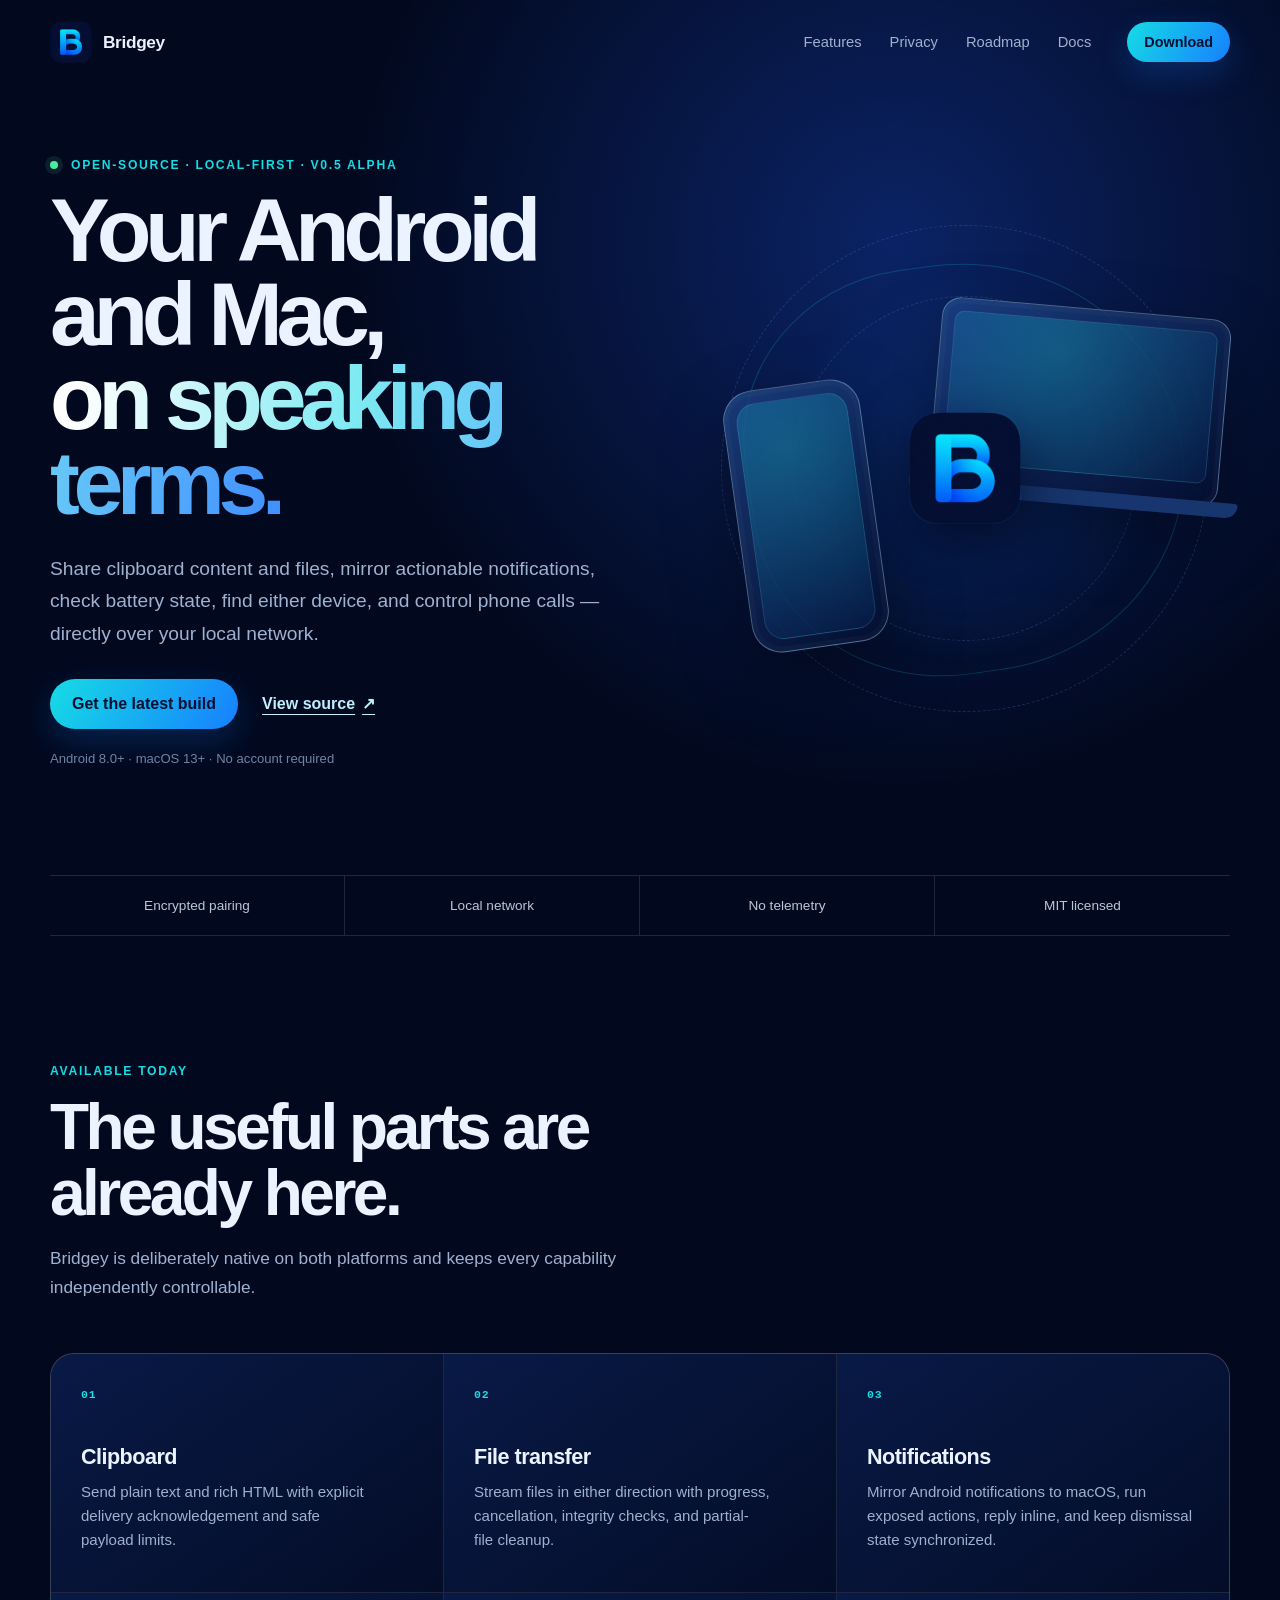
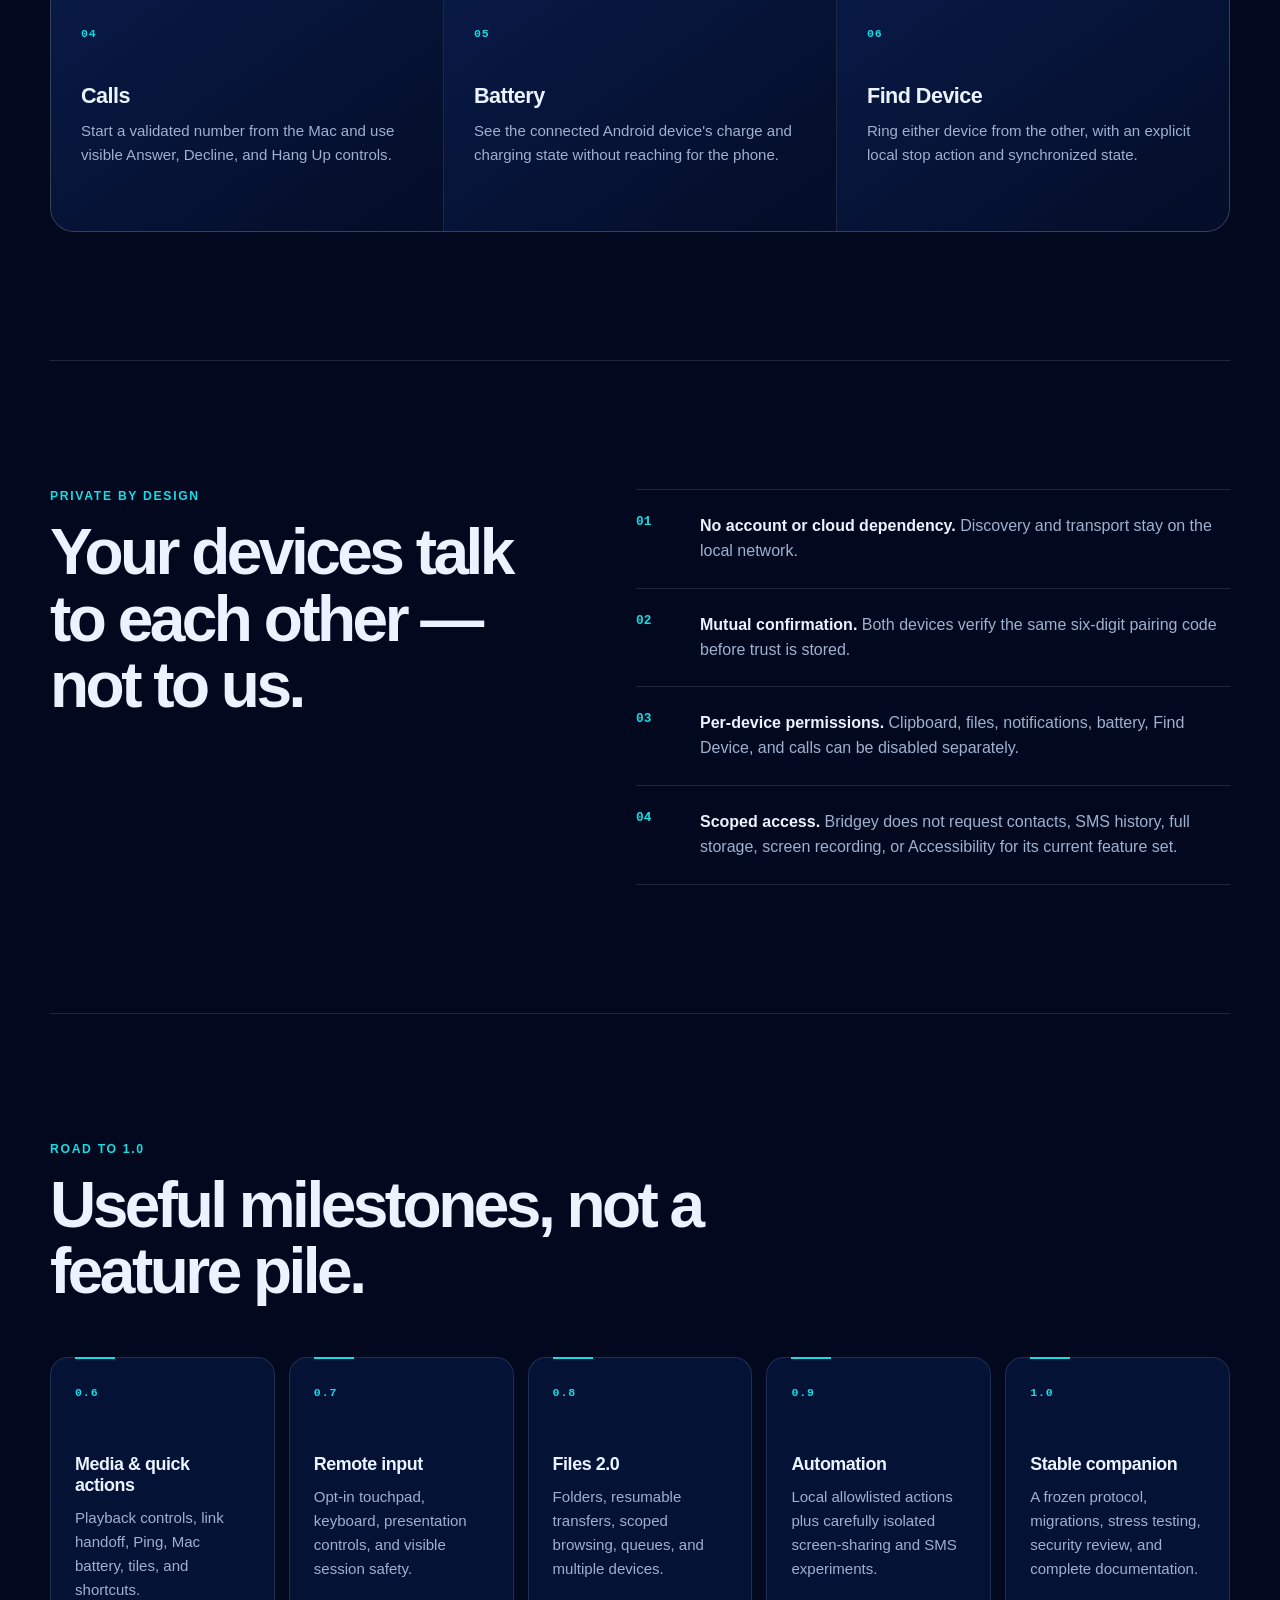
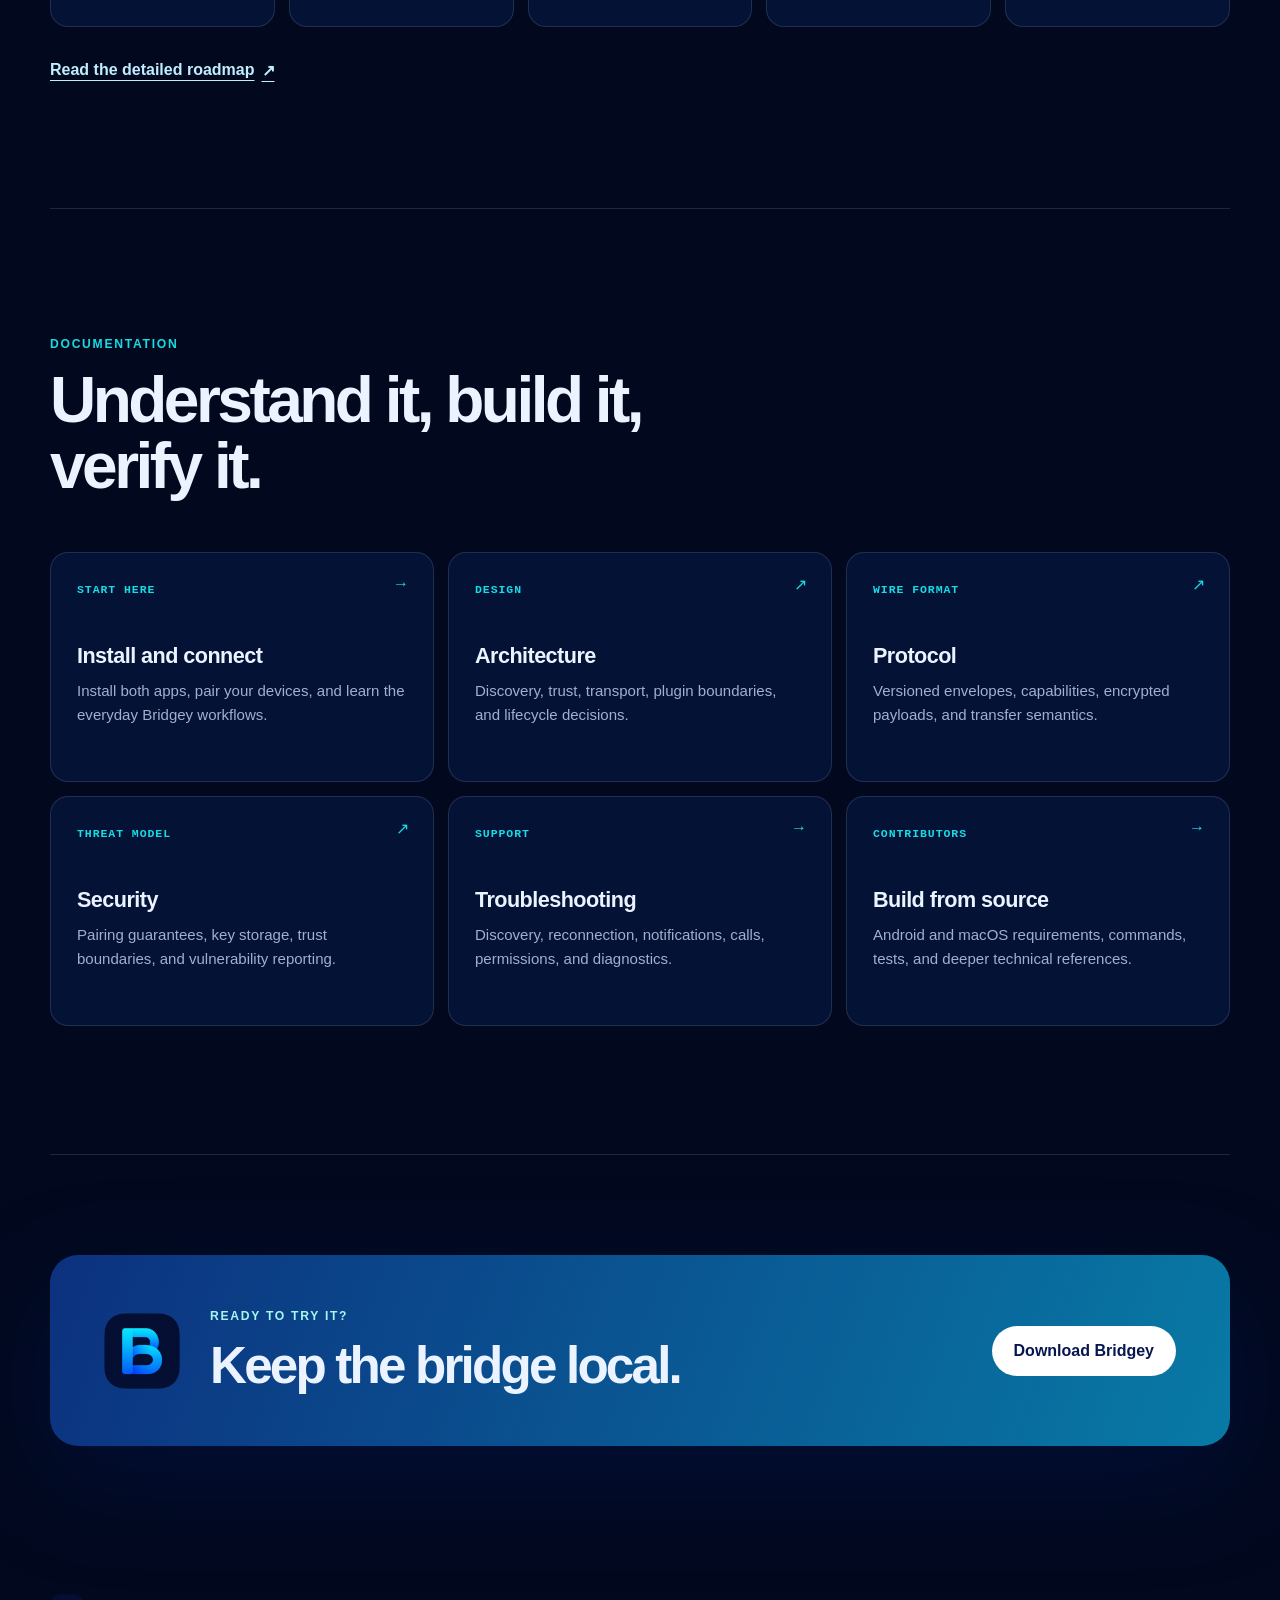
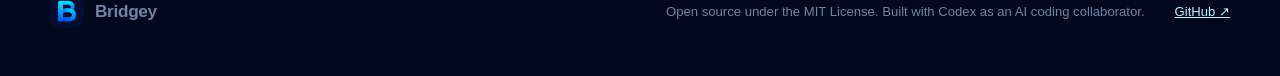
<file: website/index.html>
<!doctype html>
<html lang="en">
<head>
  <meta charset="utf-8">
  <meta name="viewport" content="width=device-width, initial-scale=1">
  <meta name="description" content="Bridgey is an open-source, local-first bridge between Android and macOS.">
  <meta name="robots" content="index,follow,max-image-preview:large,max-snippet:-1">
  <meta name="theme-color" content="#06164f">
  <title>Bridgey — Android and Mac, connected privately</title>
  <link rel="canonical" href="https://bridgey.ai/">
  <link rel="icon" href="assets/bridgey-icon.png">
  <link rel="stylesheet" href="styles.css">
  <meta property="og:type" content="website">
  <meta property="og:site_name" content="Bridgey">
  <meta property="og:title" content="Bridgey — Android and Mac, connected privately">
  <meta property="og:description" content="Open-source local-first clipboard, file, notification, battery, Find Device, and call integration for Android and macOS.">
  <meta property="og:url" content="https://bridgey.ai/">
  <meta property="og:image" content="https://bridgey.ai/assets/bridgey-icon.png">
  <meta property="og:image:alt" content="Bridgey app icon">
  <meta name="twitter:card" content="summary">
  <meta name="twitter:title" content="Bridgey — Android and Mac, connected privately">
  <meta name="twitter:description" content="An open-source, local-first bridge between Android and macOS.">
  <meta name="twitter:image" content="https://bridgey.ai/assets/bridgey-icon.png">
  <script type="application/ld+json">
  {
    "@context": "https://schema.org",
    "@graph": [
      {
        "@type": "SoftwareApplication",
        "@id": "https://bridgey.ai/#application",
        "name": "Bridgey",
        "url": "https://bridgey.ai/",
        "description": "An open-source, local-first bridge between Android and macOS.",
        "applicationCategory": "UtilitiesApplication",
        "operatingSystem": "Android 8.0 or later; macOS 13 or later",
        "downloadUrl": "https://github.com/singeol/bridgey/releases/latest",
        "softwareVersion": "0.5 alpha",
        "license": "https://github.com/singeol/bridgey/blob/main/LICENSE",
        "isAccessibleForFree": true,
        "image": "https://bridgey.ai/assets/bridgey-icon.png",
        "codeRepository": "https://github.com/singeol/bridgey"
      },
      {
        "@type": "SoftwareSourceCode",
        "@id": "https://bridgey.ai/#source",
        "name": "Bridgey source code",
        "codeRepository": "https://github.com/singeol/bridgey",
        "license": "https://github.com/singeol/bridgey/blob/main/LICENSE",
        "programmingLanguage": ["Kotlin", "Swift"],
        "runtimePlatform": ["Android", "macOS"]
      }
    ]
  }
  </script>
</head>
<body>
  <a class="skip-link" href="#main">Skip to content</a>
  <header class="site-header">
    <a class="brand" href="#top" aria-label="Bridgey home">
      <img src="assets/bridgey-icon.png" alt="" width="42" height="42">
      <span>Bridgey</span>
    </a>
    <nav aria-label="Main navigation">
      <a href="#features">Features</a>
      <a href="#privacy">Privacy</a>
      <a href="#roadmap">Roadmap</a>
      <a href="docs/">Docs</a>
    </nav>
    <a class="button button-small" href="https://github.com/singeol/bridgey/releases/latest">Download</a>
  </header>

  <main id="main">
    <section class="hero" id="top">
      <div class="hero-copy">
        <p class="eyebrow"><span class="status-dot"></span> Open-source · local-first · v0.5 alpha</p>
        <h1>Your Android and Mac,<br><span>on speaking terms.</span></h1>
        <p class="hero-lead">Share clipboard content and files, mirror actionable notifications,
          check battery state, find either device, and control phone calls — directly over your local network.</p>
        <div class="hero-actions">
          <a class="button" href="https://github.com/singeol/bridgey/releases/latest">Get the latest build</a>
          <a class="text-link" href="https://github.com/singeol/bridgey">View source <span aria-hidden="true">↗</span></a>
        </div>
        <p class="platform-note">Android 8.0+ · macOS 13+ · No account required</p>
      </div>
      <div class="hero-art" aria-label="A phone and Mac connected securely through Bridgey">
        <div class="orbit orbit-one"></div>
        <div class="orbit orbit-two"></div>
        <div class="device phone"><span></span></div>
        <div class="connection"><i></i><i></i><i></i></div>
        <div class="device mac"><span></span></div>
        <img src="assets/bridgey-icon.png" alt="Bridgey icon" width="112" height="112">
      </div>
    </section>

    <section class="trust-strip" aria-label="Core properties">
      <span>Encrypted pairing</span><span>Local network</span><span>No telemetry</span><span>MIT licensed</span>
    </section>

    <section class="section" id="features">
      <div class="section-heading">
        <p class="eyebrow">Available today</p>
        <h2>The useful parts are already here.</h2>
        <p>Bridgey is deliberately native on both platforms and keeps every capability independently controllable.</p>
      </div>
      <div class="feature-grid">
        <article><span class="feature-number">01</span><h3>Clipboard</h3><p>Send plain text and rich HTML with explicit delivery acknowledgement and safe payload limits.</p></article>
        <article><span class="feature-number">02</span><h3>File transfer</h3><p>Stream files in either direction with progress, cancellation, integrity checks, and partial-file cleanup.</p></article>
        <article><span class="feature-number">03</span><h3>Notifications</h3><p>Mirror Android notifications to macOS, run exposed actions, reply inline, and keep dismissal state synchronized.</p></article>
        <article><span class="feature-number">04</span><h3>Calls</h3><p>Start a validated number from the Mac and use visible Answer, Decline, and Hang Up controls.</p></article>
        <article><span class="feature-number">05</span><h3>Battery</h3><p>See the connected Android device's charge and charging state without reaching for the phone.</p></article>
        <article><span class="feature-number">06</span><h3>Find Device</h3><p>Ring either device from the other, with an explicit local stop action and synchronized state.</p></article>
      </div>
    </section>

    <section class="section split" id="privacy">
      <div>
        <p class="eyebrow">Private by design</p>
        <h2>Your devices talk to each other — not to us.</h2>
      </div>
      <div class="privacy-list">
        <div><strong>01</strong><p><b>No account or cloud dependency.</b> Discovery and transport stay on the local network.</p></div>
        <div><strong>02</strong><p><b>Mutual confirmation.</b> Both devices verify the same six-digit pairing code before trust is stored.</p></div>
        <div><strong>03</strong><p><b>Per-device permissions.</b> Clipboard, files, notifications, battery, Find Device, and calls can be disabled separately.</p></div>
        <div><strong>04</strong><p><b>Scoped access.</b> Bridgey does not request contacts, SMS history, full storage, screen recording, or Accessibility for its current feature set.</p></div>
      </div>
    </section>

    <section class="section" id="roadmap">
      <div class="section-heading">
        <p class="eyebrow">Road to 1.0</p>
        <h2>Useful milestones, not a feature pile.</h2>
      </div>
      <div class="roadmap-grid">
        <article><span>0.6</span><h3>Media & quick actions</h3><p>Playback controls, link handoff, Ping, Mac battery, tiles, and shortcuts.</p></article>
        <article><span>0.7</span><h3>Remote input</h3><p>Opt-in touchpad, keyboard, presentation controls, and visible session safety.</p></article>
        <article><span>0.8</span><h3>Files 2.0</h3><p>Folders, resumable transfers, scoped browsing, queues, and multiple devices.</p></article>
        <article><span>0.9</span><h3>Automation</h3><p>Local allowlisted actions plus carefully isolated screen-sharing and SMS experiments.</p></article>
        <article><span>1.0</span><h3>Stable companion</h3><p>A frozen protocol, migrations, stress testing, security review, and complete documentation.</p></article>
      </div>
      <a class="text-link" href="https://github.com/singeol/bridgey#roadmap">Read the detailed roadmap <span aria-hidden="true">↗</span></a>
    </section>

    <section class="section" id="docs">
      <div class="section-heading">
        <p class="eyebrow">Documentation</p>
        <h2>Understand it, build it, verify it.</h2>
      </div>
      <div class="docs-grid">
        <a href="docs/"><span>Start here</span><h3>Install and connect</h3><p>Install both apps, pair your devices, and learn the everyday Bridgey workflows.</p><i>→</i></a>
        <a href="https://github.com/singeol/bridgey/blob/main/docs/architecture.md"><span>Design</span><h3>Architecture</h3><p>Discovery, trust, transport, plugin boundaries, and lifecycle decisions.</p><i>↗</i></a>
        <a href="https://github.com/singeol/bridgey/blob/main/docs/protocol.md"><span>Wire format</span><h3>Protocol</h3><p>Versioned envelopes, capabilities, encrypted payloads, and transfer semantics.</p><i>↗</i></a>
        <a href="https://github.com/singeol/bridgey/blob/main/SECURITY.md"><span>Threat model</span><h3>Security</h3><p>Pairing guarantees, key storage, trust boundaries, and vulnerability reporting.</p><i>↗</i></a>
        <a href="docs/#troubleshooting"><span>Support</span><h3>Troubleshooting</h3><p>Discovery, reconnection, notifications, calls, permissions, and diagnostics.</p><i>→</i></a>
        <a href="docs/#build"><span>Contributors</span><h3>Build from source</h3><p>Android and macOS requirements, commands, tests, and deeper technical references.</p><i>→</i></a>
      </div>
    </section>

    <section class="cta">
      <img src="assets/bridgey-icon.png" alt="" width="76" height="76">
      <div><p class="eyebrow">Ready to try it?</p><h2>Keep the bridge local.</h2></div>
      <a class="button button-light" href="https://github.com/singeol/bridgey/releases/latest">Download Bridgey</a>
    </section>
  </main>

  <footer>
    <div class="brand"><img src="assets/bridgey-icon.png" alt="" width="34" height="34"><span>Bridgey</span></div>
    <p>Open source under the MIT License. Built with Codex as an AI coding collaborator.</p>
    <a href="https://github.com/singeol/bridgey">GitHub ↗</a>
  </footer>
</body>
</html>
</file>
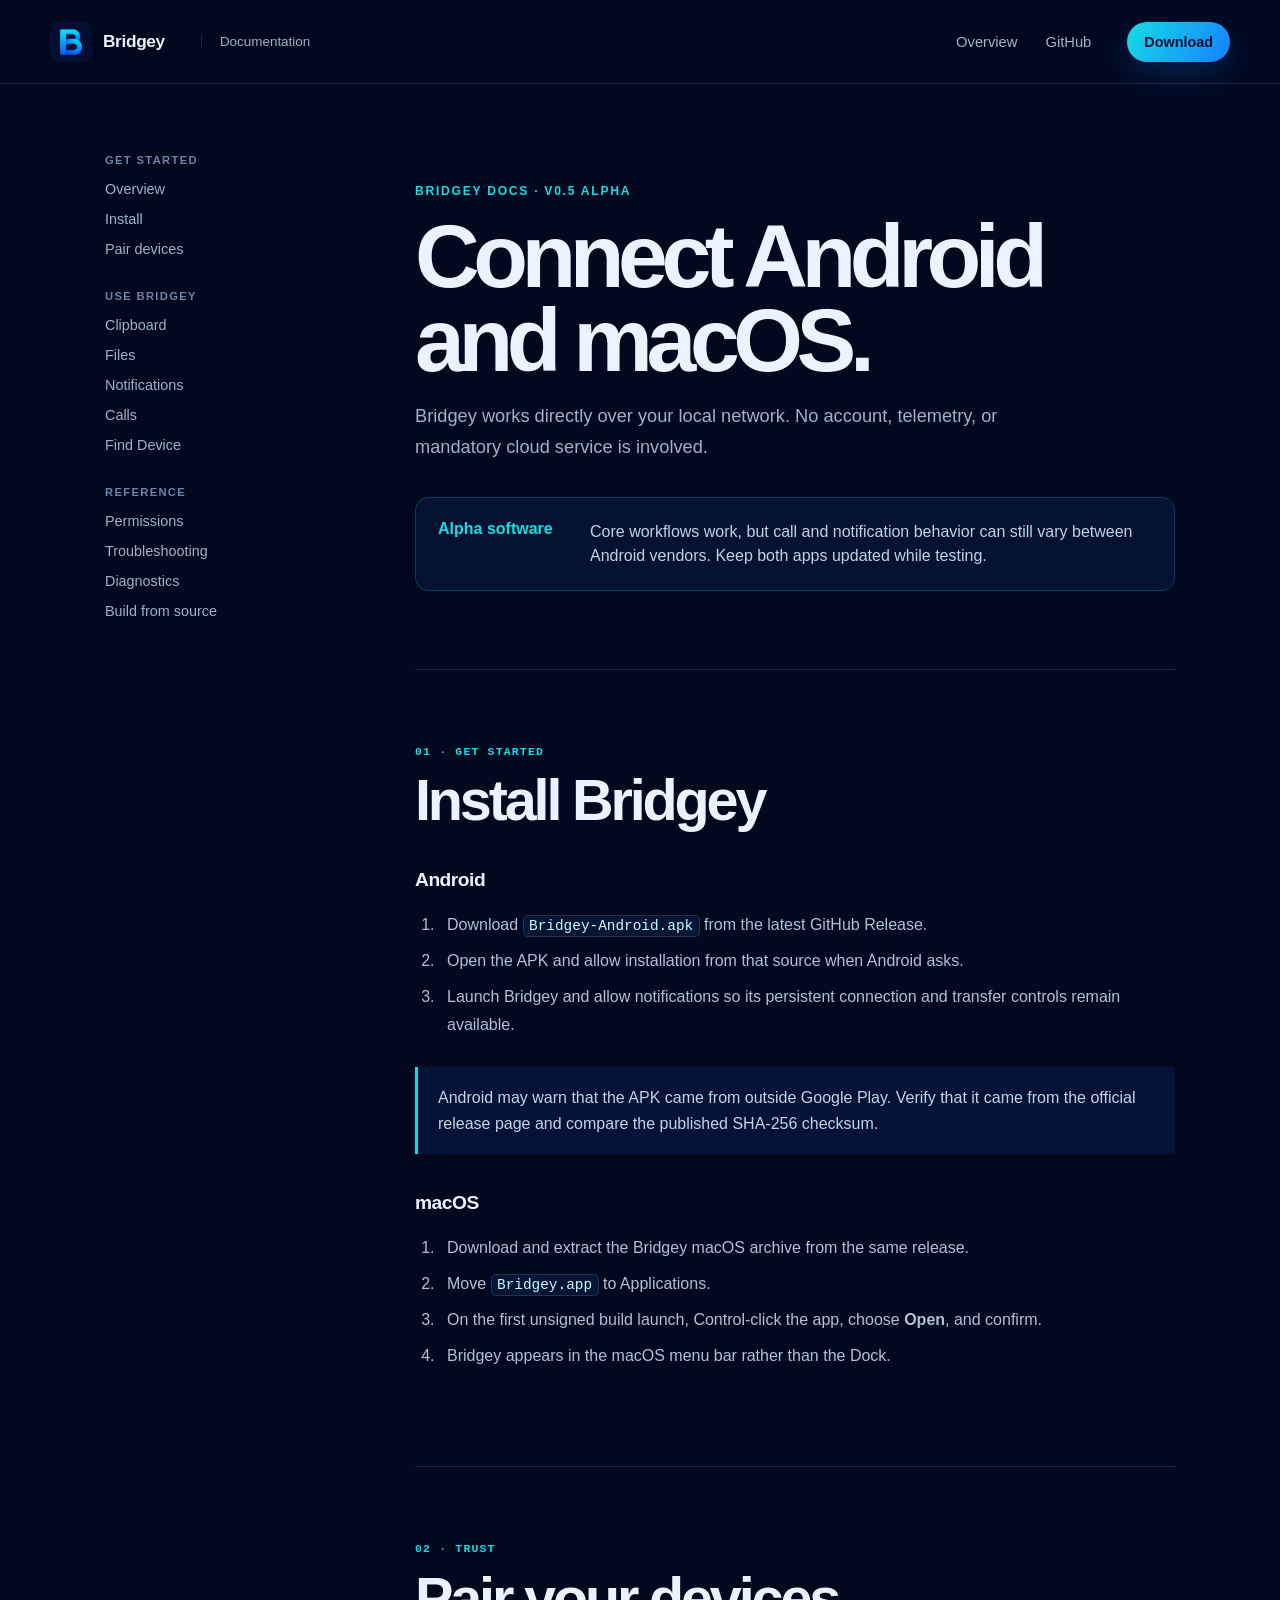
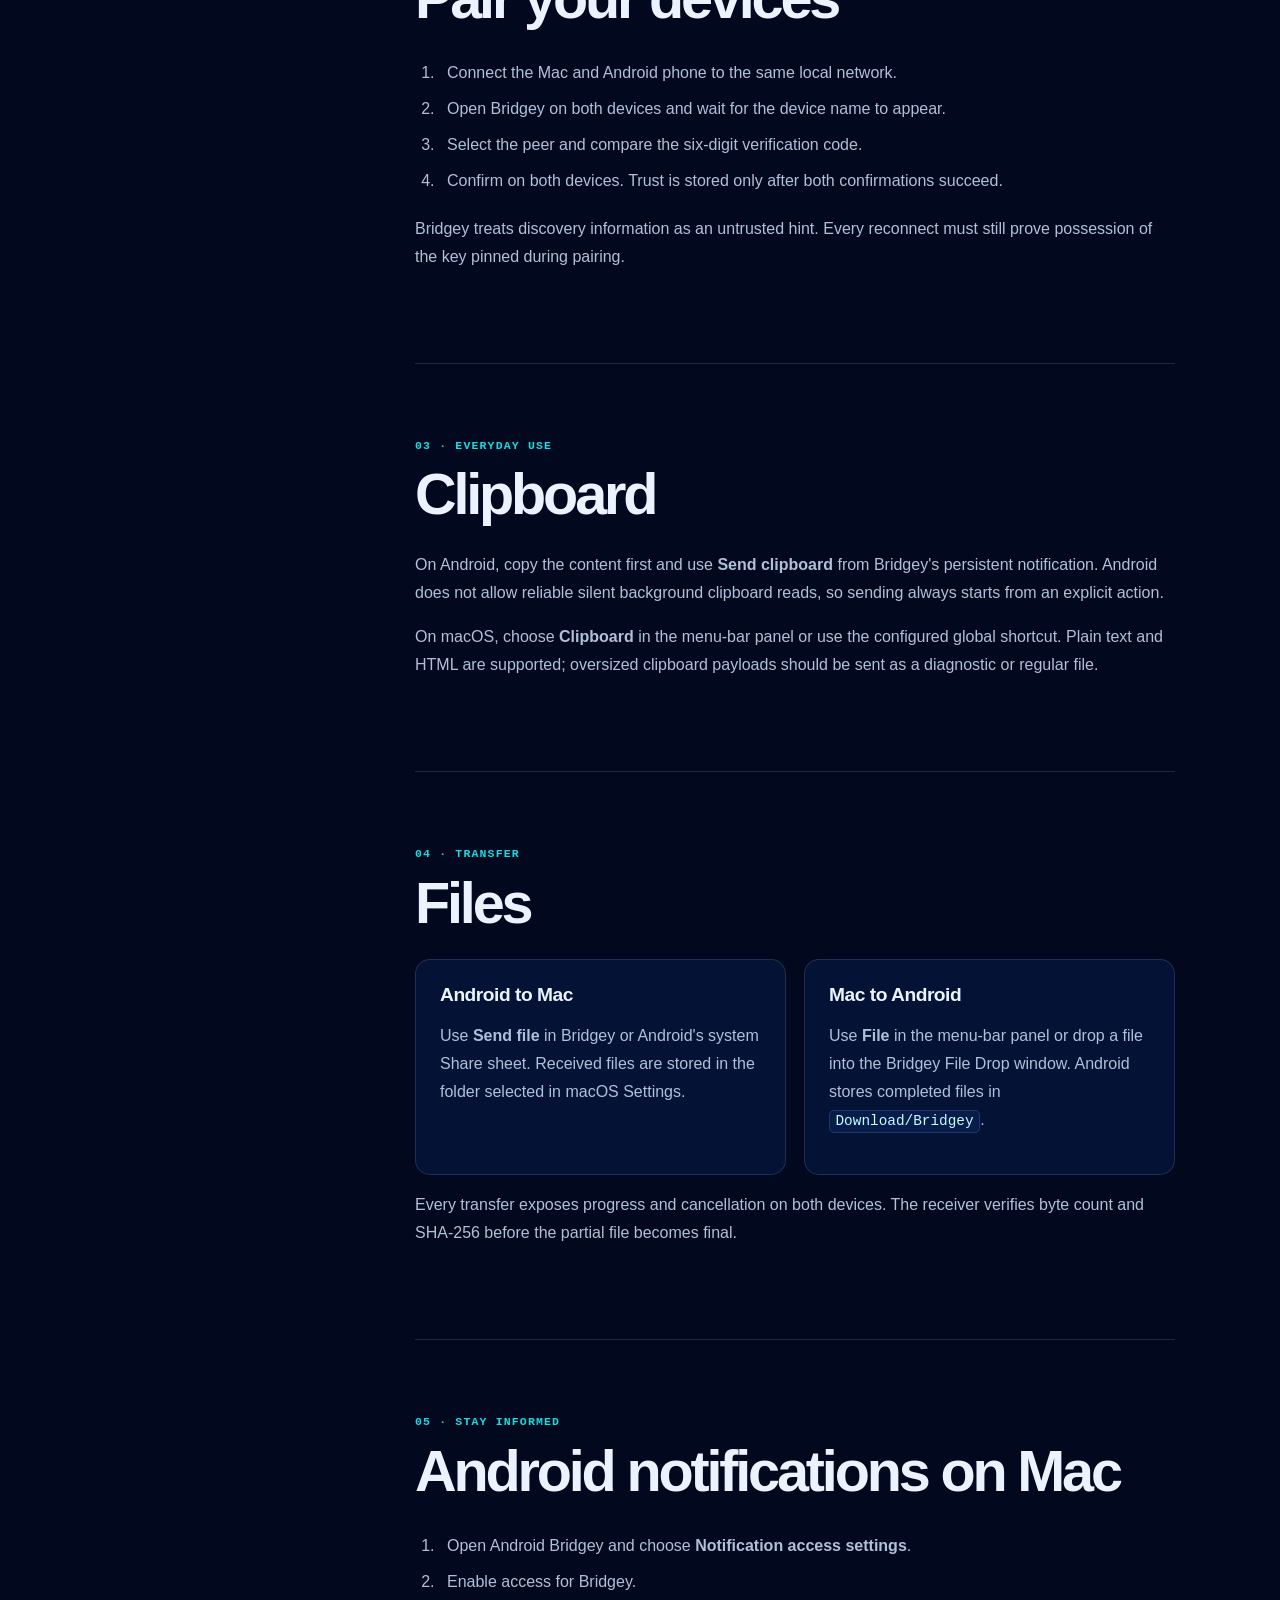
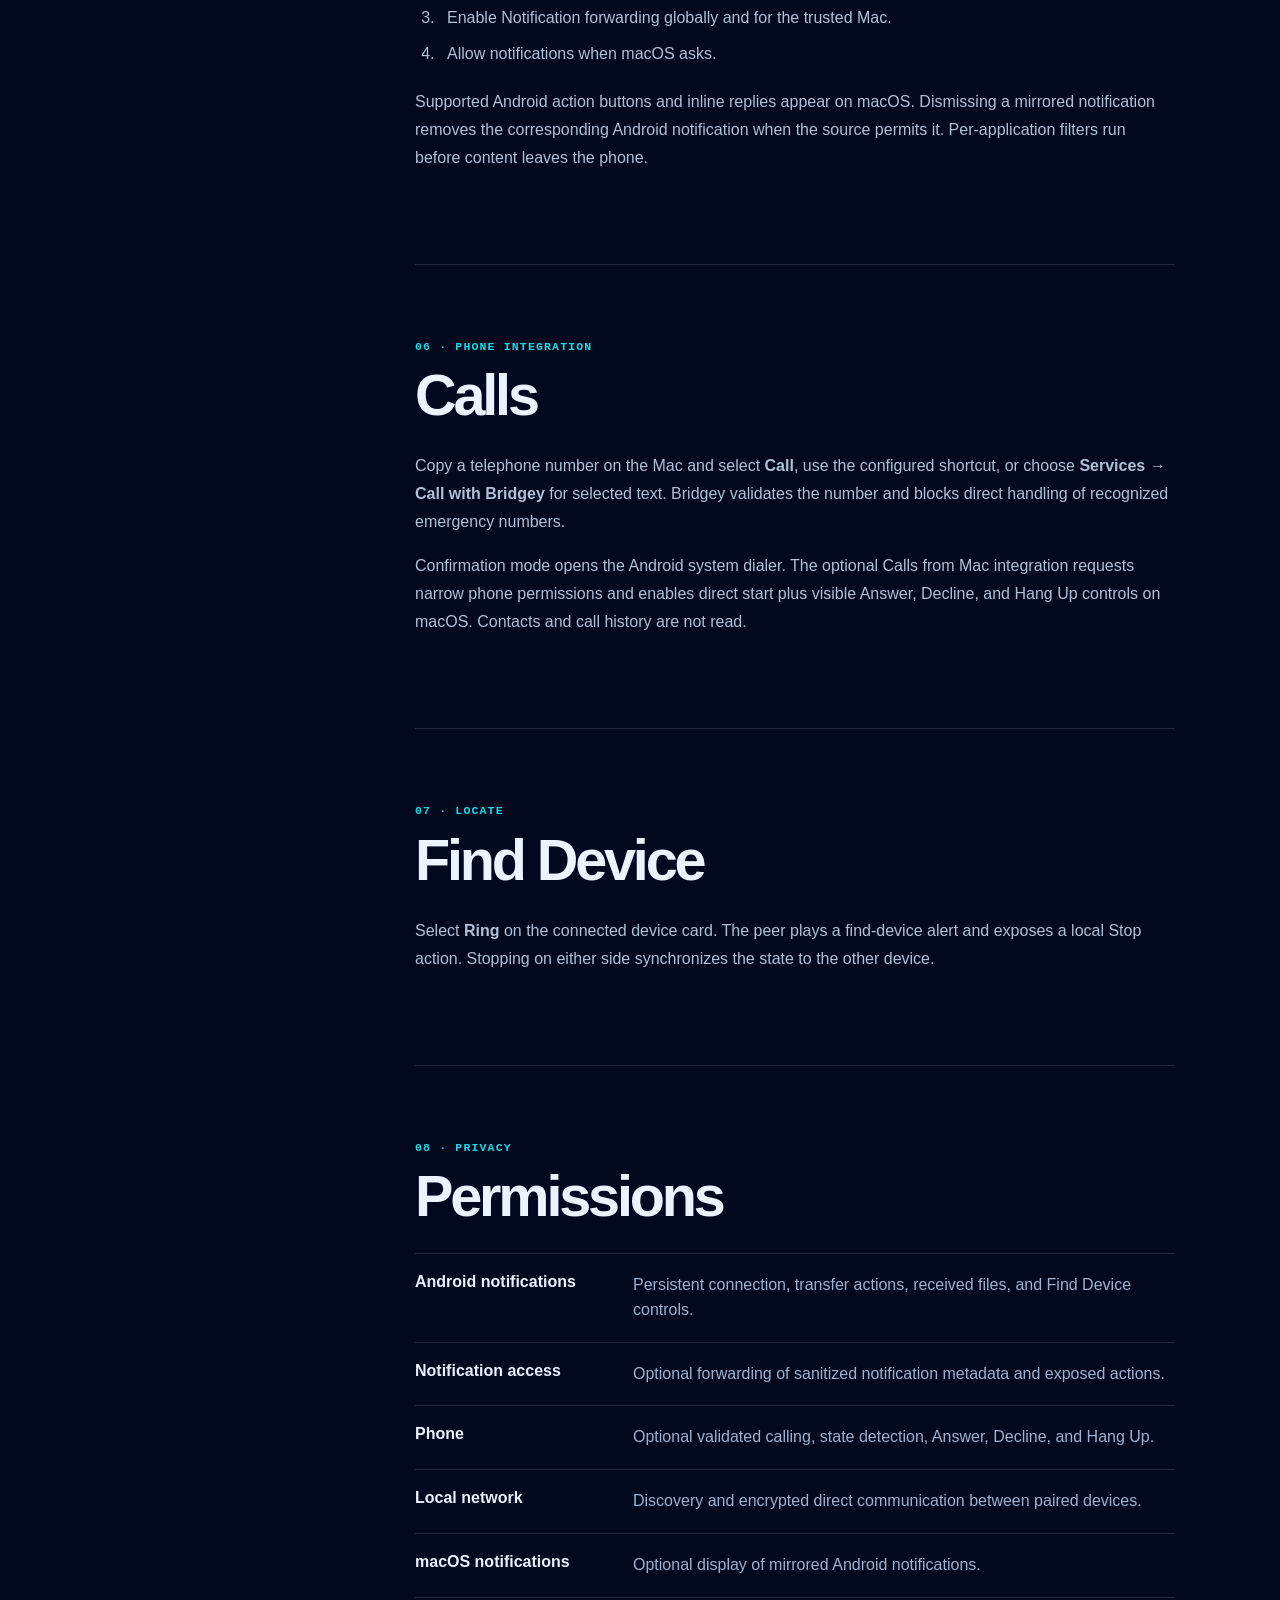
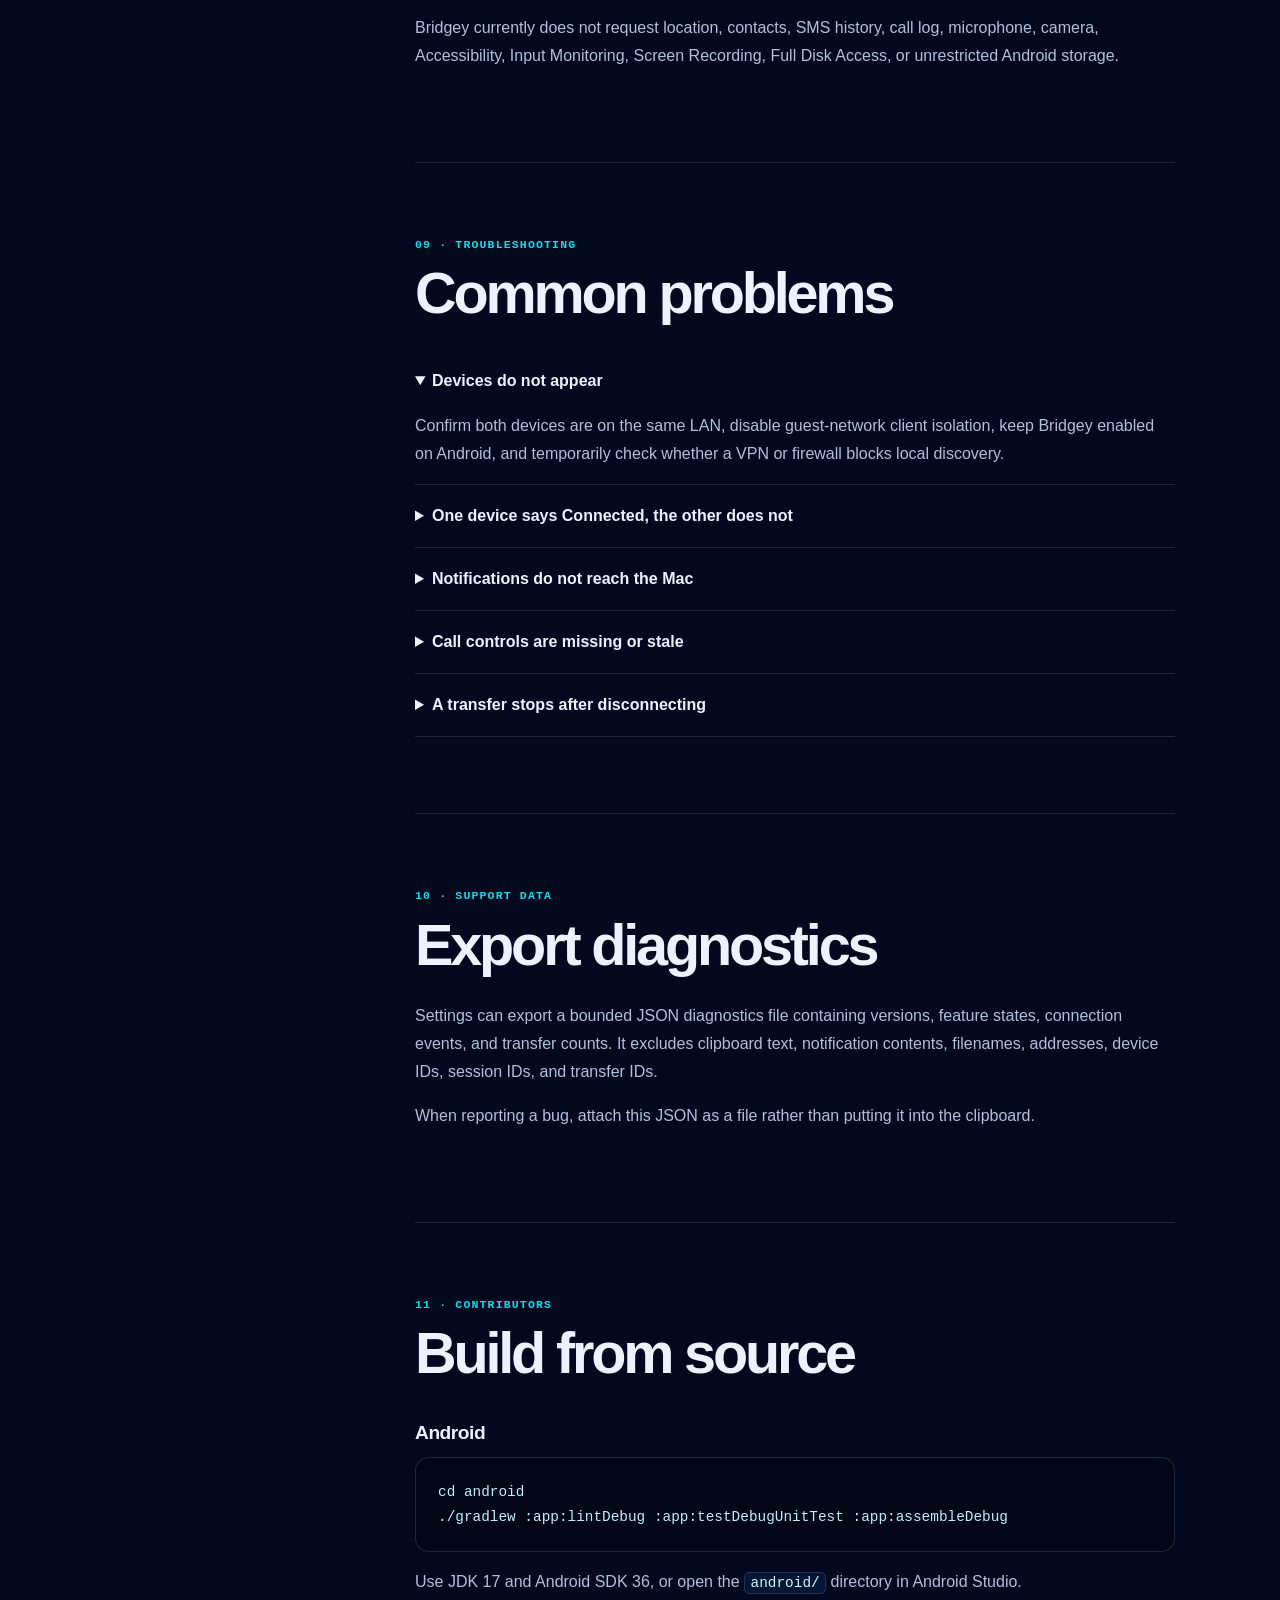
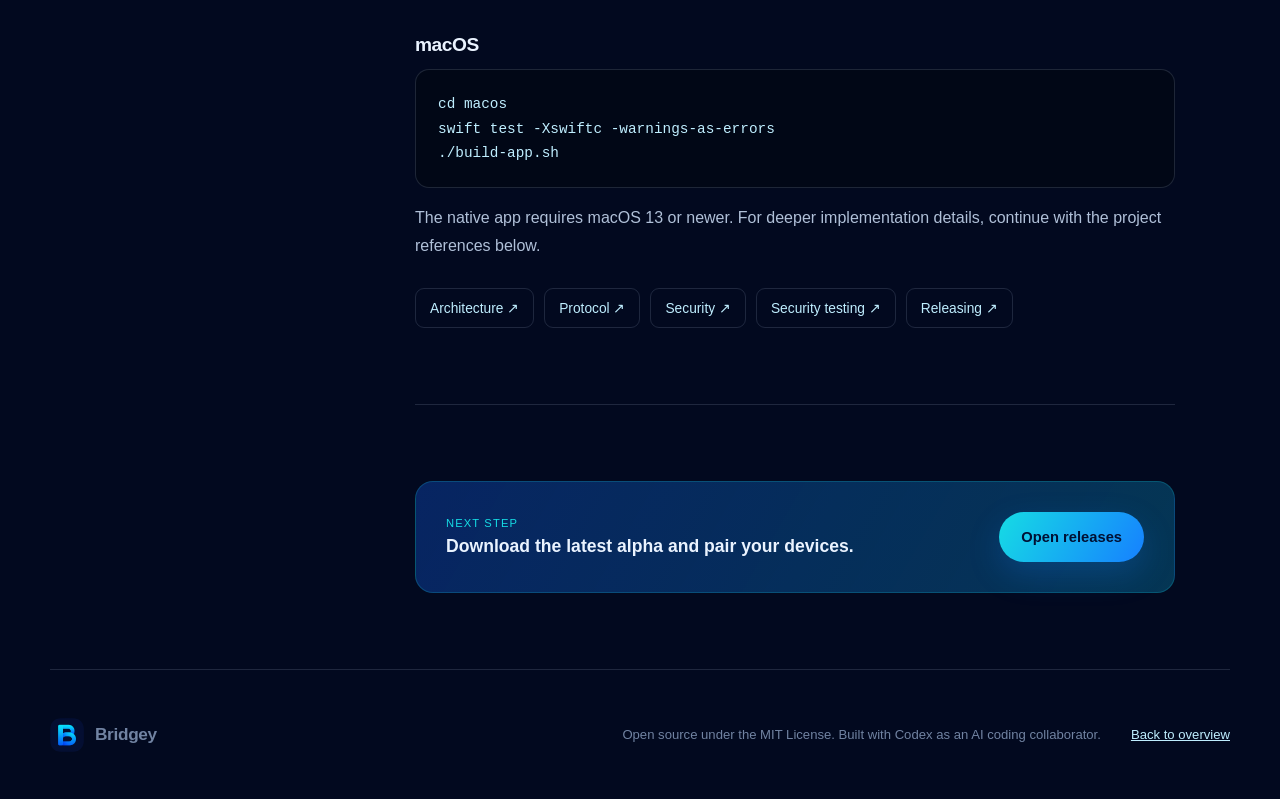
<file: website/docs/index.html>
<!doctype html>
<html lang="en">
<head>
  <meta charset="utf-8">
  <meta name="viewport" content="width=device-width, initial-scale=1">
  <meta name="description" content="Install, connect, use, and troubleshoot Bridgey on Android and macOS.">
  <meta name="robots" content="index,follow,max-image-preview:large,max-snippet:-1">
  <meta name="theme-color" content="#06164f">
  <title>Bridgey Documentation</title>
  <link rel="canonical" href="https://bridgey.ai/docs/">
  <link rel="icon" href="../assets/bridgey-icon.png">
  <link rel="stylesheet" href="../styles.css">
  <meta property="og:type" content="article">
  <meta property="og:site_name" content="Bridgey">
  <meta property="og:title" content="Bridgey Documentation — Install, Pair and Troubleshoot">
  <meta property="og:description" content="Install Bridgey, pair Android with macOS, use every feature, review permissions, and solve common connection problems.">
  <meta property="og:url" content="https://bridgey.ai/docs/">
  <meta property="og:image" content="https://bridgey.ai/assets/bridgey-icon.png">
  <meta property="og:image:alt" content="Bridgey app icon">
  <meta name="twitter:card" content="summary">
  <script type="application/ld+json">
  {
    "@context": "https://schema.org",
    "@type": "TechArticle",
    "headline": "Bridgey Documentation",
    "description": "Install, connect, use, and troubleshoot Bridgey on Android and macOS.",
    "url": "https://bridgey.ai/docs/",
    "isPartOf": { "@id": "https://bridgey.ai/#application" },
    "about": { "@id": "https://bridgey.ai/#application" },
    "inLanguage": "en"
  }
  </script>
</head>
<body class="docs-page">
  <a class="skip-link" href="#docs-content">Skip to documentation</a>
  <header class="site-header docs-header">
    <a class="brand" href="../" aria-label="Bridgey home">
      <img src="../assets/bridgey-icon.png" alt="" width="42" height="42">
      <span>Bridgey</span>
    </a>
    <span class="docs-label">Documentation</span>
    <nav aria-label="Documentation navigation">
      <a href="../">Overview</a>
      <a href="https://github.com/singeol/bridgey">GitHub</a>
    </nav>
    <a class="button button-small" href="https://github.com/singeol/bridgey/releases/latest">Download</a>
  </header>

  <div class="docs-layout">
    <aside class="docs-sidebar" aria-label="On this page">
      <p>Get started</p>
      <a href="#overview">Overview</a>
      <a href="#install">Install</a>
      <a href="#pair">Pair devices</a>
      <p>Use Bridgey</p>
      <a href="#clipboard">Clipboard</a>
      <a href="#files">Files</a>
      <a href="#notifications">Notifications</a>
      <a href="#calls">Calls</a>
      <a href="#find-device">Find Device</a>
      <p>Reference</p>
      <a href="#permissions">Permissions</a>
      <a href="#troubleshooting">Troubleshooting</a>
      <a href="#diagnostics">Diagnostics</a>
      <a href="#build">Build from source</a>
    </aside>

    <main class="docs-content" id="docs-content">
      <section class="docs-hero" id="overview">
        <p class="eyebrow">Bridgey docs · v0.5 alpha</p>
        <h1>Connect Android and macOS.</h1>
        <p>Bridgey works directly over your local network. No account, telemetry, or mandatory cloud service is involved.</p>
        <div class="docs-callout"><strong>Alpha software</strong><span>Core workflows work, but call and notification behavior can still vary between Android vendors. Keep both apps updated while testing.</span></div>
      </section>

      <section class="docs-article" id="install">
        <p class="doc-kicker">01 · Get started</p>
        <h2>Install Bridgey</h2>
        <h3>Android</h3>
        <ol>
          <li>Download <code>Bridgey-Android.apk</code> from the latest GitHub Release.</li>
          <li>Open the APK and allow installation from that source when Android asks.</li>
          <li>Launch Bridgey and allow notifications so its persistent connection and transfer controls remain available.</li>
        </ol>
        <div class="docs-note">Android may warn that the APK came from outside Google Play. Verify that it came from the official release page and compare the published SHA-256 checksum.</div>
        <h3>macOS</h3>
        <ol>
          <li>Download and extract the Bridgey macOS archive from the same release.</li>
          <li>Move <code>Bridgey.app</code> to Applications.</li>
          <li>On the first unsigned build launch, Control-click the app, choose <b>Open</b>, and confirm.</li>
          <li>Bridgey appears in the macOS menu bar rather than the Dock.</li>
        </ol>
      </section>

      <section class="docs-article" id="pair">
        <p class="doc-kicker">02 · Trust</p>
        <h2>Pair your devices</h2>
        <ol>
          <li>Connect the Mac and Android phone to the same local network.</li>
          <li>Open Bridgey on both devices and wait for the device name to appear.</li>
          <li>Select the peer and compare the six-digit verification code.</li>
          <li>Confirm on both devices. Trust is stored only after both confirmations succeed.</li>
        </ol>
        <p>Bridgey treats discovery information as an untrusted hint. Every reconnect must still prove possession of the key pinned during pairing.</p>
      </section>

      <section class="docs-article" id="clipboard">
        <p class="doc-kicker">03 · Everyday use</p>
        <h2>Clipboard</h2>
        <p>On Android, copy the content first and use <b>Send clipboard</b> from Bridgey's persistent notification. Android does not allow reliable silent background clipboard reads, so sending always starts from an explicit action.</p>
        <p>On macOS, choose <b>Clipboard</b> in the menu-bar panel or use the configured global shortcut. Plain text and HTML are supported; oversized clipboard payloads should be sent as a diagnostic or regular file.</p>
      </section>

      <section class="docs-article" id="files">
        <p class="doc-kicker">04 · Transfer</p>
        <h2>Files</h2>
        <div class="docs-columns">
          <div><h3>Android to Mac</h3><p>Use <b>Send file</b> in Bridgey or Android's system Share sheet. Received files are stored in the folder selected in macOS Settings.</p></div>
          <div><h3>Mac to Android</h3><p>Use <b>File</b> in the menu-bar panel or drop a file into the Bridgey File Drop window. Android stores completed files in <code>Download/Bridgey</code>.</p></div>
        </div>
        <p>Every transfer exposes progress and cancellation on both devices. The receiver verifies byte count and SHA-256 before the partial file becomes final.</p>
      </section>

      <section class="docs-article" id="notifications">
        <p class="doc-kicker">05 · Stay informed</p>
        <h2>Android notifications on Mac</h2>
        <ol>
          <li>Open Android Bridgey and choose <b>Notification access settings</b>.</li>
          <li>Enable access for Bridgey.</li>
          <li>Enable Notification forwarding globally and for the trusted Mac.</li>
          <li>Allow notifications when macOS asks.</li>
        </ol>
        <p>Supported Android action buttons and inline replies appear on macOS. Dismissing a mirrored notification removes the corresponding Android notification when the source permits it. Per-application filters run before content leaves the phone.</p>
      </section>

      <section class="docs-article" id="calls">
        <p class="doc-kicker">06 · Phone integration</p>
        <h2>Calls</h2>
        <p>Copy a telephone number on the Mac and select <b>Call</b>, use the configured shortcut, or choose <b>Services → Call with Bridgey</b> for selected text. Bridgey validates the number and blocks direct handling of recognized emergency numbers.</p>
        <p>Confirmation mode opens the Android system dialer. The optional Calls from Mac integration requests narrow phone permissions and enables direct start plus visible Answer, Decline, and Hang Up controls on macOS. Contacts and call history are not read.</p>
      </section>

      <section class="docs-article" id="find-device">
        <p class="doc-kicker">07 · Locate</p>
        <h2>Find Device</h2>
        <p>Select <b>Ring</b> on the connected device card. The peer plays a find-device alert and exposes a local Stop action. Stopping on either side synchronizes the state to the other device.</p>
      </section>

      <section class="docs-article" id="permissions">
        <p class="doc-kicker">08 · Privacy</p>
        <h2>Permissions</h2>
        <div class="permission-table" role="table" aria-label="Bridgey permissions">
          <div role="row"><b role="cell">Android notifications</b><span role="cell">Persistent connection, transfer actions, received files, and Find Device controls.</span></div>
          <div role="row"><b role="cell">Notification access</b><span role="cell">Optional forwarding of sanitized notification metadata and exposed actions.</span></div>
          <div role="row"><b role="cell">Phone</b><span role="cell">Optional validated calling, state detection, Answer, Decline, and Hang Up.</span></div>
          <div role="row"><b role="cell">Local network</b><span role="cell">Discovery and encrypted direct communication between paired devices.</span></div>
          <div role="row"><b role="cell">macOS notifications</b><span role="cell">Optional display of mirrored Android notifications.</span></div>
        </div>
        <p>Bridgey currently does not request location, contacts, SMS history, call log, microphone, camera, Accessibility, Input Monitoring, Screen Recording, Full Disk Access, or unrestricted Android storage.</p>
      </section>

      <section class="docs-article" id="troubleshooting">
        <p class="doc-kicker">09 · Troubleshooting</p>
        <h2>Common problems</h2>
        <details open><summary>Devices do not appear</summary><p>Confirm both devices are on the same LAN, disable guest-network client isolation, keep Bridgey enabled on Android, and temporarily check whether a VPN or firewall blocks local discovery.</p></details>
        <details><summary>One device says Connected, the other does not</summary><p>Wait for one reconnect cycle, then use Turn off Bridgey on Android and launch it again. If the state persists, export diagnostics before forgetting and pairing the devices again.</p></details>
        <details><summary>Notifications do not reach the Mac</summary><p>Check Android Notification access, the global feature switch, the per-device override, the per-application filter, and macOS notification permission for Bridgey.app.</p></details>
        <details><summary>Call controls are missing or stale</summary><p>Verify Calls from Mac and its runtime phone permissions on Android. OEM phone applications expose different notification actions, so the explicit integration is more reliable than notification-only mode.</p></details>
        <details><summary>A transfer stops after disconnecting</summary><p>The current protocol does not resume partial files. Retry the item after reconnecting; incomplete receiver files are removed safely.</p></details>
      </section>

      <section class="docs-article" id="diagnostics">
        <p class="doc-kicker">10 · Support data</p>
        <h2>Export diagnostics</h2>
        <p>Settings can export a bounded JSON diagnostics file containing versions, feature states, connection events, and transfer counts. It excludes clipboard text, notification contents, filenames, addresses, device IDs, session IDs, and transfer IDs.</p>
        <p>When reporting a bug, attach this JSON as a file rather than putting it into the clipboard.</p>
      </section>

      <section class="docs-article" id="build">
        <p class="doc-kicker">11 · Contributors</p>
        <h2>Build from source</h2>
        <h3>Android</h3>
        <pre><code>cd android
./gradlew :app:lintDebug :app:testDebugUnitTest :app:assembleDebug</code></pre>
        <p>Use JDK 17 and Android SDK 36, or open the <code>android/</code> directory in Android Studio.</p>
        <h3>macOS</h3>
        <pre><code>cd macos
swift test -Xswiftc -warnings-as-errors
./build-app.sh</code></pre>
        <p>The native app requires macOS 13 or newer. For deeper implementation details, continue with the project references below.</p>
        <div class="reference-links">
          <a href="https://github.com/singeol/bridgey/blob/main/docs/architecture.md">Architecture ↗</a>
          <a href="https://github.com/singeol/bridgey/blob/main/docs/protocol.md">Protocol ↗</a>
          <a href="https://github.com/singeol/bridgey/blob/main/SECURITY.md">Security ↗</a>
          <a href="https://github.com/singeol/bridgey/blob/main/docs/security-testing.md">Security testing ↗</a>
          <a href="https://github.com/singeol/bridgey/blob/main/docs/releasing.md">Releasing ↗</a>
        </div>
      </section>

      <nav class="docs-next" aria-label="Next steps">
        <div><span>Next step</span><strong>Download the latest alpha and pair your devices.</strong></div>
        <a class="button" href="https://github.com/singeol/bridgey/releases/latest">Open releases</a>
      </nav>
    </main>
  </div>

  <footer class="docs-footer">
    <div class="brand"><img src="../assets/bridgey-icon.png" alt="" width="34" height="34"><span>Bridgey</span></div>
    <p>Open source under the MIT License. Built with Codex as an AI coding collaborator.</p>
    <a href="../">Back to overview</a>
  </footer>
</body>
</html>
</file>
<file: website/styles.css>
:root {
  color-scheme: dark;
  --navy-950: #02091f;
  --navy-900: #06164f;
  --navy-800: #0a246e;
  --blue: #1680ff;
  --cyan: #16dce4;
  --ink: #eaf3ff;
  --muted: #9fb1ce;
  --line: rgba(159, 177, 206, 0.18);
  --panel: rgba(8, 25, 70, 0.62);
  --max: 1180px;
  font-family: Inter, ui-sans-serif, -apple-system, BlinkMacSystemFont, "Segoe UI", sans-serif;
  background: var(--navy-950);
  color: var(--ink);
}

* { box-sizing: border-box; }
html { scroll-behavior: smooth; }
body { margin: 0; overflow-x: hidden; background: radial-gradient(circle at 70% 5%, #0b2365 0, var(--navy-950) 34rem); }
a { color: inherit; }
.skip-link { position: fixed; left: 1rem; top: -5rem; z-index: 20; padding: .8rem 1rem; background: white; color: #06164f; border-radius: .6rem; }
.skip-link:focus { top: 1rem; }

.site-header, main, footer { width: min(calc(100% - 40px), var(--max)); margin-inline: auto; }
.site-header { height: 84px; display: flex; align-items: center; gap: 36px; }
.brand { display: inline-flex; align-items: center; gap: 11px; text-decoration: none; font-weight: 760; letter-spacing: -.02em; font-size: 1.08rem; }
.brand img { border-radius: 11px; }
nav { display: flex; gap: 28px; margin-left: auto; }
nav a { color: var(--muted); text-decoration: none; font-size: .92rem; }
nav a:hover, nav a:focus-visible { color: white; }

.button { display: inline-flex; justify-content: center; align-items: center; min-height: 50px; padding: 0 22px; border-radius: 999px; background: linear-gradient(120deg, var(--cyan), var(--blue)); color: #011033; text-decoration: none; font-weight: 760; box-shadow: 0 12px 32px rgba(22, 128, 255, .22); }
.button:hover { transform: translateY(-1px); filter: brightness(1.06); }
.button-small { min-height: 40px; padding-inline: 17px; font-size: .9rem; }
.button-light { background: white; color: var(--navy-900); box-shadow: none; }
.text-link { display: inline-flex; gap: 7px; align-items: center; color: #bfeeff; font-weight: 650; text-underline-offset: 5px; }

.hero { min-height: 670px; display: grid; grid-template-columns: 1.05fr .95fr; align-items: center; gap: 64px; padding: 74px 0 96px; }
.hero-copy { min-width: 0; }
.eyebrow { margin: 0 0 16px; color: var(--cyan); font-size: .76rem; font-weight: 760; letter-spacing: .14em; text-transform: uppercase; }
.status-dot { display: inline-block; width: 8px; height: 8px; margin-right: 8px; background: #4cec9f; border-radius: 50%; box-shadow: 0 0 0 5px rgba(76, 236, 159, .1); }
h1, h2, h3, p { text-wrap: pretty; }
h1 { margin: 0; font-size: clamp(3.5rem, 7vw, 6.7rem); line-height: .94; letter-spacing: -.072em; max-width: 770px; }
h1 span { color: transparent; background: linear-gradient(100deg, #fff 5%, #7eeaf2 45%, #408fff); background-clip: text; -webkit-background-clip: text; }
.hero-lead { max-width: 660px; margin: 28px 0; color: var(--muted); font-size: clamp(1.04rem, 1.5vw, 1.22rem); line-height: 1.7; }
.hero-actions { display: flex; align-items: center; gap: 24px; }
.platform-note { margin-top: 22px; color: #7183a2; font-size: .82rem; }

.hero-art { position: relative; min-width: 0; min-height: 500px; display: grid; place-items: center; isolation: isolate; }
.hero-art::before { content: ""; position: absolute; inset: 9%; border: 1px solid rgba(22, 220, 228, .2); border-radius: 44% 56% 52% 48%; background: radial-gradient(circle, rgba(22,128,255,.18), transparent 67%); transform: rotate(-8deg); }
.hero-art > img { position: absolute; z-index: 4; border-radius: 27px; box-shadow: 0 24px 60px rgba(0, 6, 30, .7); }
.device { position: absolute; z-index: 2; border: 1px solid rgba(191, 238, 255, .35); background: linear-gradient(145deg, rgba(31, 71, 138, .72), rgba(4, 14, 48, .88)); box-shadow: inset 0 0 0 5px rgba(255,255,255,.025), 0 28px 70px rgba(0,0,0,.35); }
.device span { display: block; background: radial-gradient(circle at 40% 20%, rgba(22,220,228,.26), rgba(22,128,255,.07)); border: 1px solid rgba(126,234,242,.14); }
.phone { width: 138px; height: 264px; left: 7%; bottom: 14%; border-radius: 30px; transform: rotate(-8deg); padding: 12px; }
.phone span { height: 100%; border-radius: 20px; }
.mac { width: 290px; height: 188px; right: 1%; top: 18%; border-radius: 19px; padding: 12px 12px 22px; transform: rotate(5deg); }
.mac span { height: 100%; border-radius: 10px; }
.mac::after { content: ""; position: absolute; width: 330px; height: 15px; left: -20px; bottom: -10px; border-radius: 4px 4px 18px 18px; background: #17366f; }
.connection { position: absolute; z-index: 3; display: flex; align-items: center; gap: 14px; transform: rotate(-6deg); }
.connection i { width: 9px; height: 9px; border-radius: 50%; background: var(--cyan); box-shadow: 0 0 22px var(--cyan); }
.orbit { position: absolute; border: 1px dashed rgba(103, 157, 255, .22); border-radius: 50%; }
.orbit-one { width: 92%; aspect-ratio: 1; }
.orbit-two { width: 65%; aspect-ratio: 1; }

.trust-strip { display: grid; grid-template-columns: repeat(4, 1fr); border-block: 1px solid var(--line); }
.trust-strip span { padding: 22px; text-align: center; color: #b7c6dd; font-size: .85rem; border-right: 1px solid var(--line); }
.trust-strip span:last-child { border-right: 0; }

.section { padding: 128px 0; border-bottom: 1px solid var(--line); }
.section-heading { max-width: 700px; margin-bottom: 52px; }
h2 { margin: 0; font-size: clamp(2.4rem, 5vw, 4.4rem); line-height: 1.04; letter-spacing: -.055em; }
.section-heading > p:last-child { color: var(--muted); font-size: 1.08rem; line-height: 1.65; }
.feature-grid { display: grid; grid-template-columns: repeat(3, 1fr); gap: 1px; background: var(--line); border: 1px solid var(--line); border-radius: 24px; overflow: hidden; }
.feature-grid article { min-height: 238px; padding: 30px; background: linear-gradient(145deg, rgba(8,25,70,.97), rgba(3,12,39,.97)); }
.feature-number, .roadmap-grid span, .docs-grid span { color: var(--cyan); font: 700 .72rem/1 ui-monospace, SFMono-Regular, Menlo, monospace; letter-spacing: .08em; text-transform: uppercase; }
h3 { margin: 42px 0 10px; font-size: 1.35rem; letter-spacing: -.025em; }
.feature-grid p, .roadmap-grid p, .docs-grid p { margin: 0; color: var(--muted); line-height: 1.6; font-size: .94rem; }

.split { display: grid; grid-template-columns: .9fr 1.1fr; gap: 100px; }
.privacy-list { border-top: 1px solid var(--line); }
.privacy-list > div { display: grid; grid-template-columns: 46px 1fr; gap: 18px; padding: 24px 0; border-bottom: 1px solid var(--line); }
.privacy-list strong { color: var(--cyan); font: 700 .8rem ui-monospace, monospace; }
.privacy-list p { margin: 0; color: var(--muted); line-height: 1.55; }
.privacy-list b { color: var(--ink); }

.roadmap-grid { display: grid; grid-template-columns: repeat(5, 1fr); gap: 14px; margin-bottom: 34px; }
.roadmap-grid article { position: relative; min-height: 240px; padding: 24px; border: 1px solid var(--line); border-radius: 18px; background: var(--panel); }
.roadmap-grid article::before { content: ""; position: absolute; top: -1px; left: 24px; width: 40px; height: 2px; background: var(--cyan); }
.roadmap-grid h3 { margin-top: 54px; font-size: 1.12rem; }

.docs-grid { display: grid; grid-template-columns: repeat(3, 1fr); gap: 14px; }
.docs-grid a { position: relative; min-height: 230px; padding: 26px; border: 1px solid var(--line); border-radius: 18px; background: var(--panel); text-decoration: none; transition: border-color .2s, transform .2s; }
.docs-grid a:hover { transform: translateY(-3px); border-color: rgba(22,220,228,.45); }
.docs-grid h3 { margin-top: 46px; }
.docs-grid i { position: absolute; right: 24px; top: 22px; color: var(--cyan); font-style: normal; }

.cta { margin: 100px 0; padding: 54px; display: grid; grid-template-columns: auto 1fr auto; align-items: center; gap: 30px; border-radius: 28px; background: linear-gradient(110deg, #0c317f, #087aa5); box-shadow: 0 34px 100px rgba(0, 22, 80, .42); }
.cta img { border-radius: 19px; }
.cta h2 { font-size: clamp(2rem, 4vw, 3.5rem); }
.cta .eyebrow { color: #a5f8f2; }

footer { min-height: 130px; display: grid; grid-template-columns: 1fr auto auto; align-items: center; gap: 30px; color: #7183a2; font-size: .82rem; }
footer a { color: #bfeeff; }

@media (max-width: 900px) {
  nav { display: none; }
  .site-header .button { margin-left: auto; }
  .hero { grid-template-columns: minmax(0, 1fr); padding-top: 56px; }
  .hero-art { min-height: 440px; }
  .feature-grid, .docs-grid { grid-template-columns: repeat(2, 1fr); }
  .roadmap-grid { grid-template-columns: repeat(2, 1fr); }
  .split { grid-template-columns: 1fr; gap: 50px; }
}

@media (max-width: 600px) {
  .site-header, main, footer { width: min(calc(100% - 28px), var(--max)); }
  .site-header { height: 72px; }
  .site-header .button { display: none; }
  h1 { font-size: clamp(2.85rem, 13.6vw, 4.6rem); }
  .hero { min-height: 0; gap: 24px; padding-bottom: 64px; }
  .hero-copy, .hero-lead { width: calc(100vw - 28px); max-width: calc(100vw - 28px); }
  .hero-actions { align-items: flex-start; flex-direction: column; }
  .hero-art { min-height: 350px; transform: scale(.9); }
  .phone { left: -4%; }
  .mac { right: -8%; width: 245px; height: 160px; }
  .mac::after { width: 275px; }
  .trust-strip { grid-template-columns: repeat(2, 1fr); }
  .trust-strip span:nth-child(2) { border-right: 0; }
  .section { padding: 86px 0; }
  .feature-grid, .docs-grid, .roadmap-grid { grid-template-columns: 1fr; }
  .cta { grid-template-columns: 1fr; padding: 34px; }
  footer { grid-template-columns: 1fr; padding: 34px 0; gap: 12px; }
}

@media (prefers-reduced-motion: reduce) {
  html { scroll-behavior: auto; }
  *, *::before, *::after { transition: none !important; }
}

/* Documentation */
.docs-page { background: var(--navy-950); }
.docs-header { position: sticky; top: 0; z-index: 10; width: 100%; padding-inline: max(20px, calc((100% - var(--max)) / 2)); border-bottom: 1px solid var(--line); background: rgba(2, 9, 31, .88); backdrop-filter: blur(18px); }
.docs-label { padding-left: 18px; border-left: 1px solid var(--line); color: var(--muted); font-size: .84rem; }
.docs-layout { width: min(calc(100% - 40px), var(--max)); margin-inline: auto; display: grid; grid-template-columns: 220px minmax(0, 760px); gap: 90px; justify-content: center; }
.docs-sidebar { position: sticky; top: 116px; align-self: start; max-height: calc(100vh - 140px); padding: 38px 0; overflow-y: auto; }
.docs-sidebar p { margin: 26px 0 8px; color: #6f83a7; font-size: .7rem; font-weight: 760; letter-spacing: .12em; text-transform: uppercase; }
.docs-sidebar p:first-child { margin-top: 0; }
.docs-sidebar a { display: block; padding: 7px 0; color: var(--muted); text-decoration: none; font-size: .9rem; }
.docs-sidebar a:hover { color: var(--cyan); }
.docs-content { width: 100%; }
.docs-hero { padding: 100px 0 78px; border-bottom: 1px solid var(--line); }
.docs-hero h1 { max-width: 720px; font-size: clamp(3.4rem, 7vw, 6.1rem); }
.docs-hero > p:not(.eyebrow) { max-width: 650px; color: var(--muted); font-size: 1.14rem; line-height: 1.7; }
.docs-callout { display: grid; grid-template-columns: 130px 1fr; gap: 22px; margin-top: 34px; padding: 22px; border: 1px solid rgba(22, 220, 228, .22); border-radius: 14px; background: rgba(22, 128, 255, .08); }
.docs-callout strong { color: var(--cyan); }
.docs-callout span { color: #c3d1e5; line-height: 1.5; }
.docs-article { padding: 76px 0; border-bottom: 1px solid var(--line); scroll-margin-top: 84px; }
.docs-article h2 { margin-bottom: 26px; font-size: clamp(2.2rem, 5vw, 3.6rem); }
.docs-article h3 { margin: 38px 0 12px; font-size: 1.2rem; }
.docs-article p, .docs-article li { color: #b0c0d8; font-size: 1rem; line-height: 1.75; }
.docs-article li { padding: 4px 0 4px 8px; }
.docs-article ol { padding-left: 24px; }
.doc-kicker { margin: 0 0 14px !important; color: var(--cyan) !important; font: 700 .72rem/1 ui-monospace, monospace !important; letter-spacing: .1em; text-transform: uppercase; }
.docs-note { margin: 24px 0; padding: 18px 20px; border-left: 3px solid var(--cyan); background: var(--panel); color: #c5d3e6; line-height: 1.6; }
.docs-columns { display: grid; grid-template-columns: 1fr 1fr; gap: 18px; }
.docs-columns > div { padding: 24px; border: 1px solid var(--line); border-radius: 15px; background: var(--panel); }
.docs-columns h3 { margin-top: 0; }
code { padding: .15em .38em; border: 1px solid var(--line); border-radius: 5px; background: rgba(22, 128, 255, .1); color: #c8faff; font: .9em ui-monospace, SFMono-Regular, Menlo, monospace; }
pre { padding: 22px; overflow-x: auto; border: 1px solid var(--line); border-radius: 14px; background: #010716; }
pre code { padding: 0; border: 0; background: none; color: #bfeeff; line-height: 1.7; }
.permission-table { border-top: 1px solid var(--line); }
.permission-table > div { display: grid; grid-template-columns: 190px 1fr; gap: 28px; padding: 19px 0; border-bottom: 1px solid var(--line); }
.permission-table b { color: var(--ink); }
.permission-table span { color: var(--muted); line-height: 1.55; }
details { border-bottom: 1px solid var(--line); }
summary { padding: 22px 34px 22px 0; cursor: pointer; color: var(--ink); font-weight: 680; }
details p { margin-top: 0; }
.reference-links { display: flex; flex-wrap: wrap; gap: 10px; margin-top: 28px; }
.reference-links a { padding: 11px 14px; border: 1px solid var(--line); border-radius: 9px; color: #bfeeff; text-decoration: none; font-size: .86rem; }
.docs-next { display: flex; align-items: center; justify-content: space-between; gap: 32px; margin: 76px 0; padding: 30px; border: 1px solid rgba(22, 220, 228, .2); border-radius: 18px; background: linear-gradient(120deg, rgba(10,49,127,.7), rgba(8,122,165,.4)); }
.docs-next span { display: block; margin-bottom: 7px; color: var(--cyan); font-size: .7rem; letter-spacing: .1em; text-transform: uppercase; }
.docs-next strong { font-size: 1.1rem; }
.docs-footer { border-top: 1px solid var(--line); }

@media (max-width: 900px) {
  .docs-layout { display: block; }
  .docs-sidebar { display: none; }
  .docs-header nav { display: none; }
  .docs-content { min-width: 0; max-width: 100%; margin-inline: 0; overflow-wrap: anywhere; }
}

@media (max-width: 600px) {
  .docs-header { height: 68px; gap: 12px; padding-inline: 14px; }
  .docs-header .brand img { width: 36px; height: 36px; border-radius: 9px; }
  .docs-label { display: none; }
  .docs-layout { width: calc(100% - 28px); }
  .docs-hero { padding: 54px 0 52px; }
  .docs-hero h1 { max-width: 100%; font-size: clamp(2.55rem, 13vw, 3.4rem); line-height: .98; letter-spacing: -.055em; }
  .docs-hero > p:not(.eyebrow) { font-size: 1rem; line-height: 1.6; }
  .docs-callout, .permission-table > div, .docs-columns { grid-template-columns: minmax(0, 1fr); }
  .docs-callout { gap: 8px; margin-top: 26px; padding: 18px; }
  .docs-article { padding: 50px 0; }
  .docs-article h2 { margin-bottom: 20px; font-size: clamp(2rem, 10vw, 2.65rem); }
  .docs-article h3 { margin-top: 30px; }
  .docs-article p, .docs-article li { font-size: .96rem; line-height: 1.68; }
  .docs-article ol { padding-left: 21px; }
  .docs-article li { padding-left: 4px; }
  .docs-columns { gap: 12px; }
  .docs-columns > div { min-width: 0; padding: 18px; }
  .permission-table > div { gap: 7px; padding: 17px 0; }
  .docs-note, pre { max-width: 100%; }
  code { overflow-wrap: anywhere; word-break: break-word; }
  pre code { overflow-wrap: normal; word-break: normal; }
  .reference-links a { max-width: 100%; overflow-wrap: anywhere; }
  .docs-next { align-items: stretch; flex-direction: column; gap: 22px; margin: 56px 0; padding: 22px; }
  .docs-next .button { width: 100%; }
  .docs-footer { padding-block: 28px; }
}
</file>
